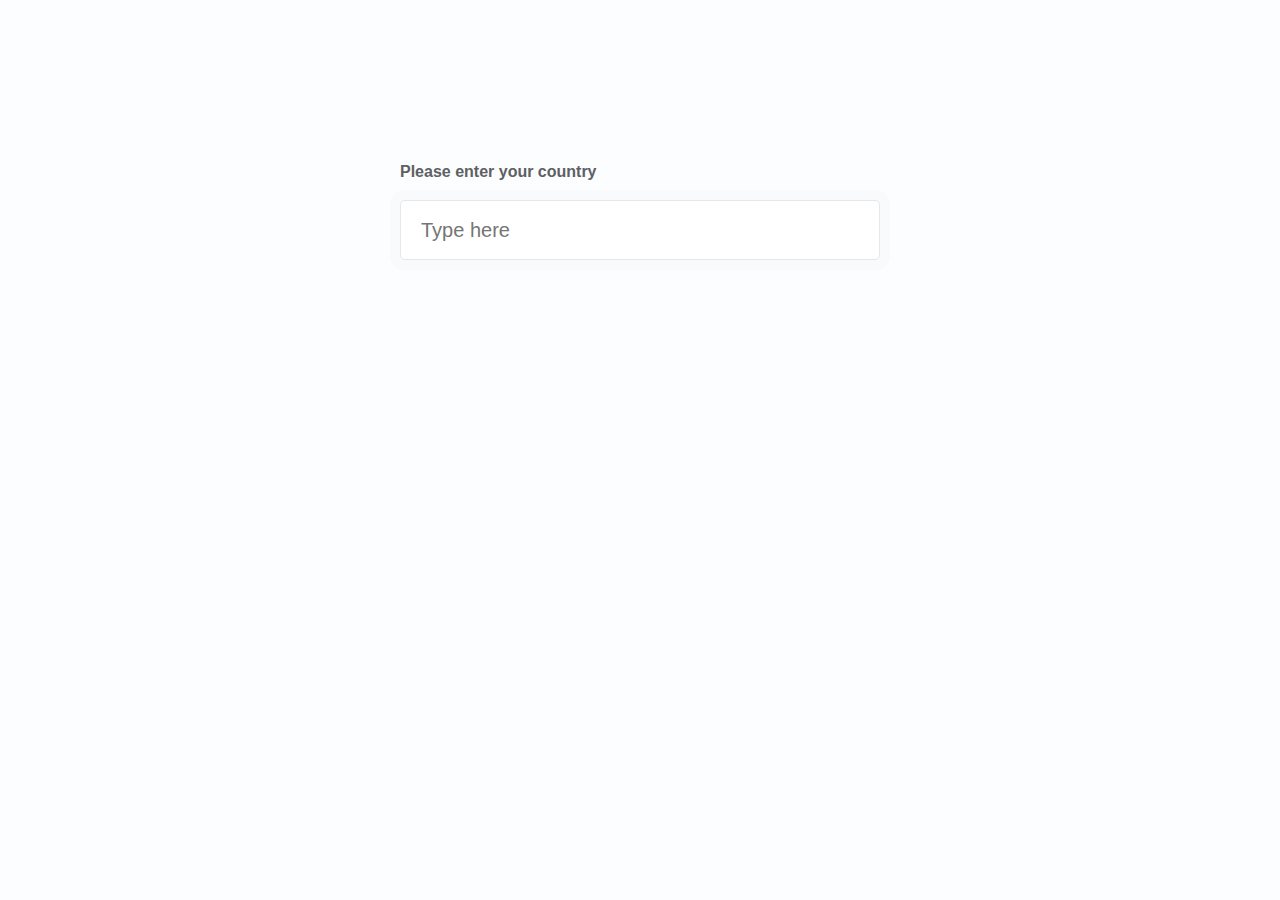
<file: auto complete/index.html>
<!DOCTYPE html>
<html>
    <head>
        <meta charset="utf-8">
        <title>JavaScript for Web Designers - Textbox autocomplete demo</title>

        <link rel="stylesheet" href="style.css">
    </head>
    <body>
        <div class="container">
            <form action="">
                <label for="autocomplete">Please enter your country</label>
                <input type="text" id="country" name="country" placeholder="Type here">
            </form>

            <ul id="autocomplete-results"></ul>
        </div> <!-- end container -->

        <script src="script.js"></script>
    </body>
</html>
</file>
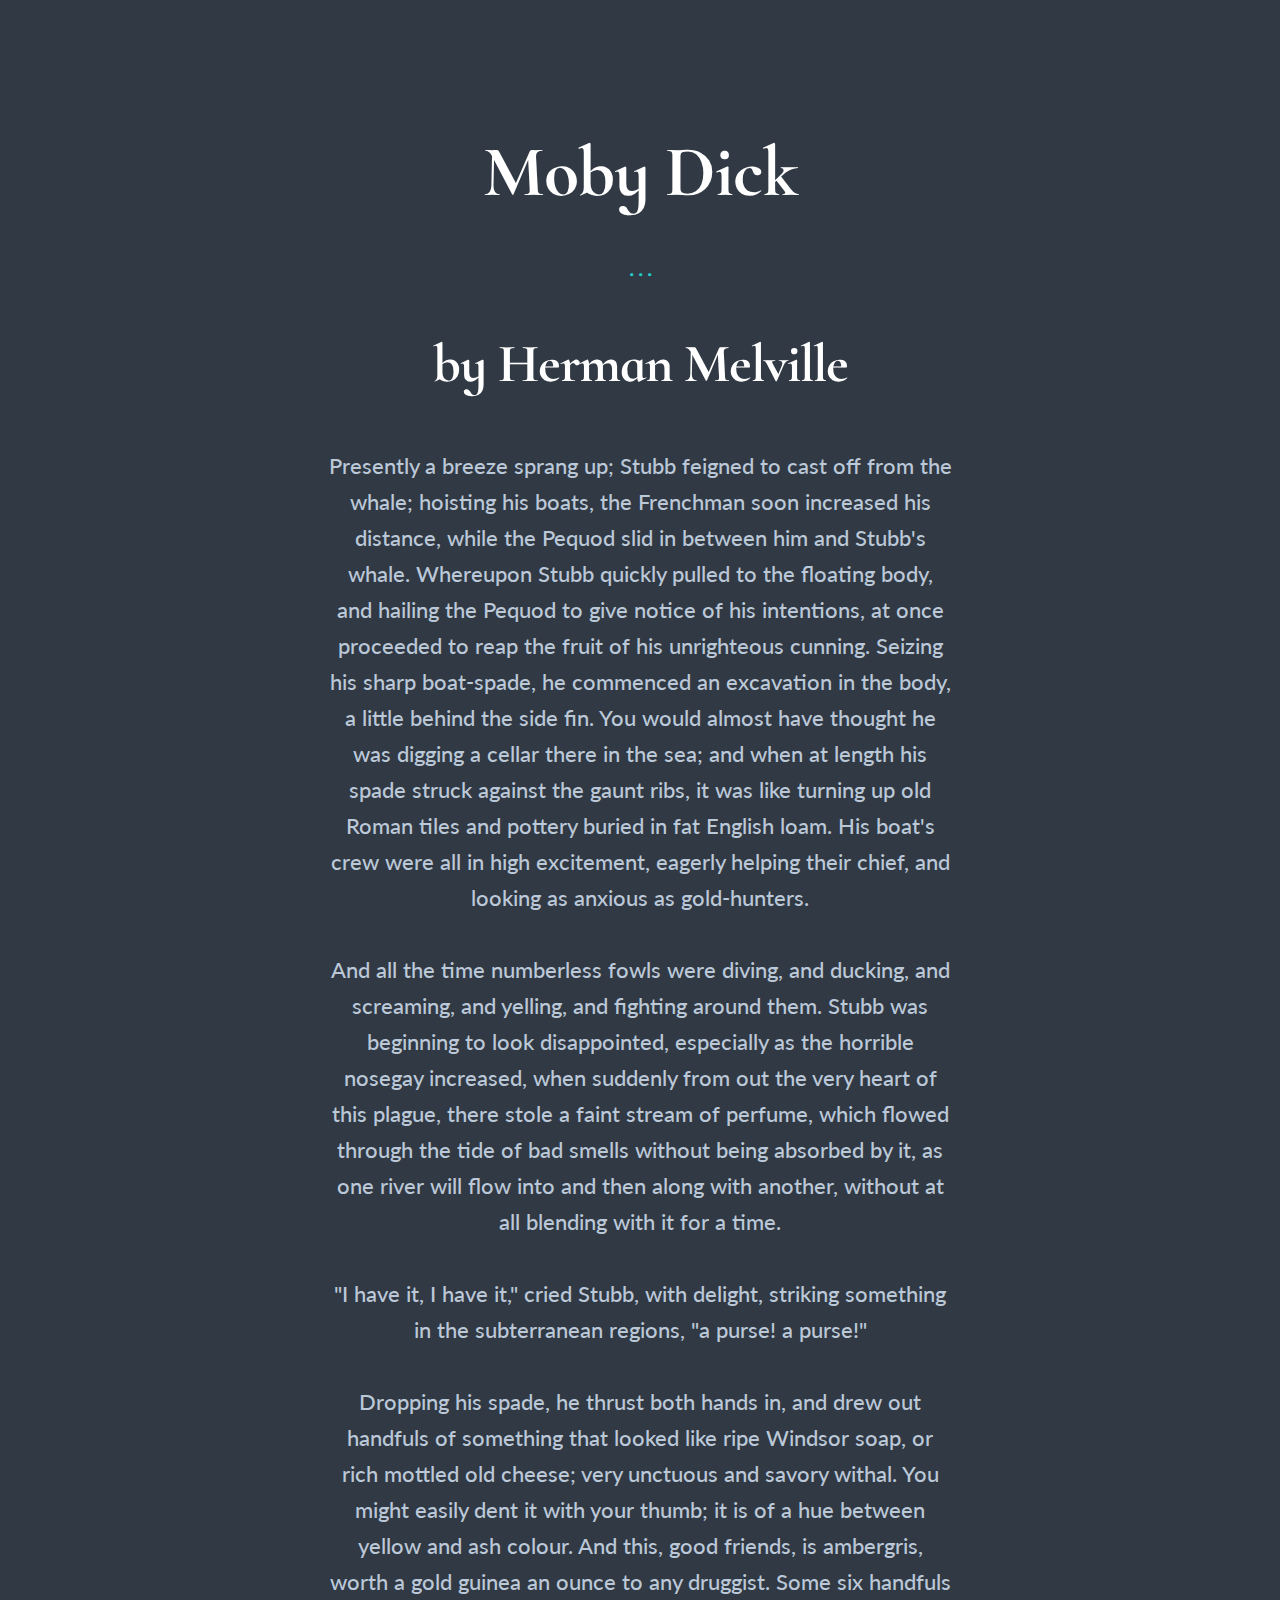
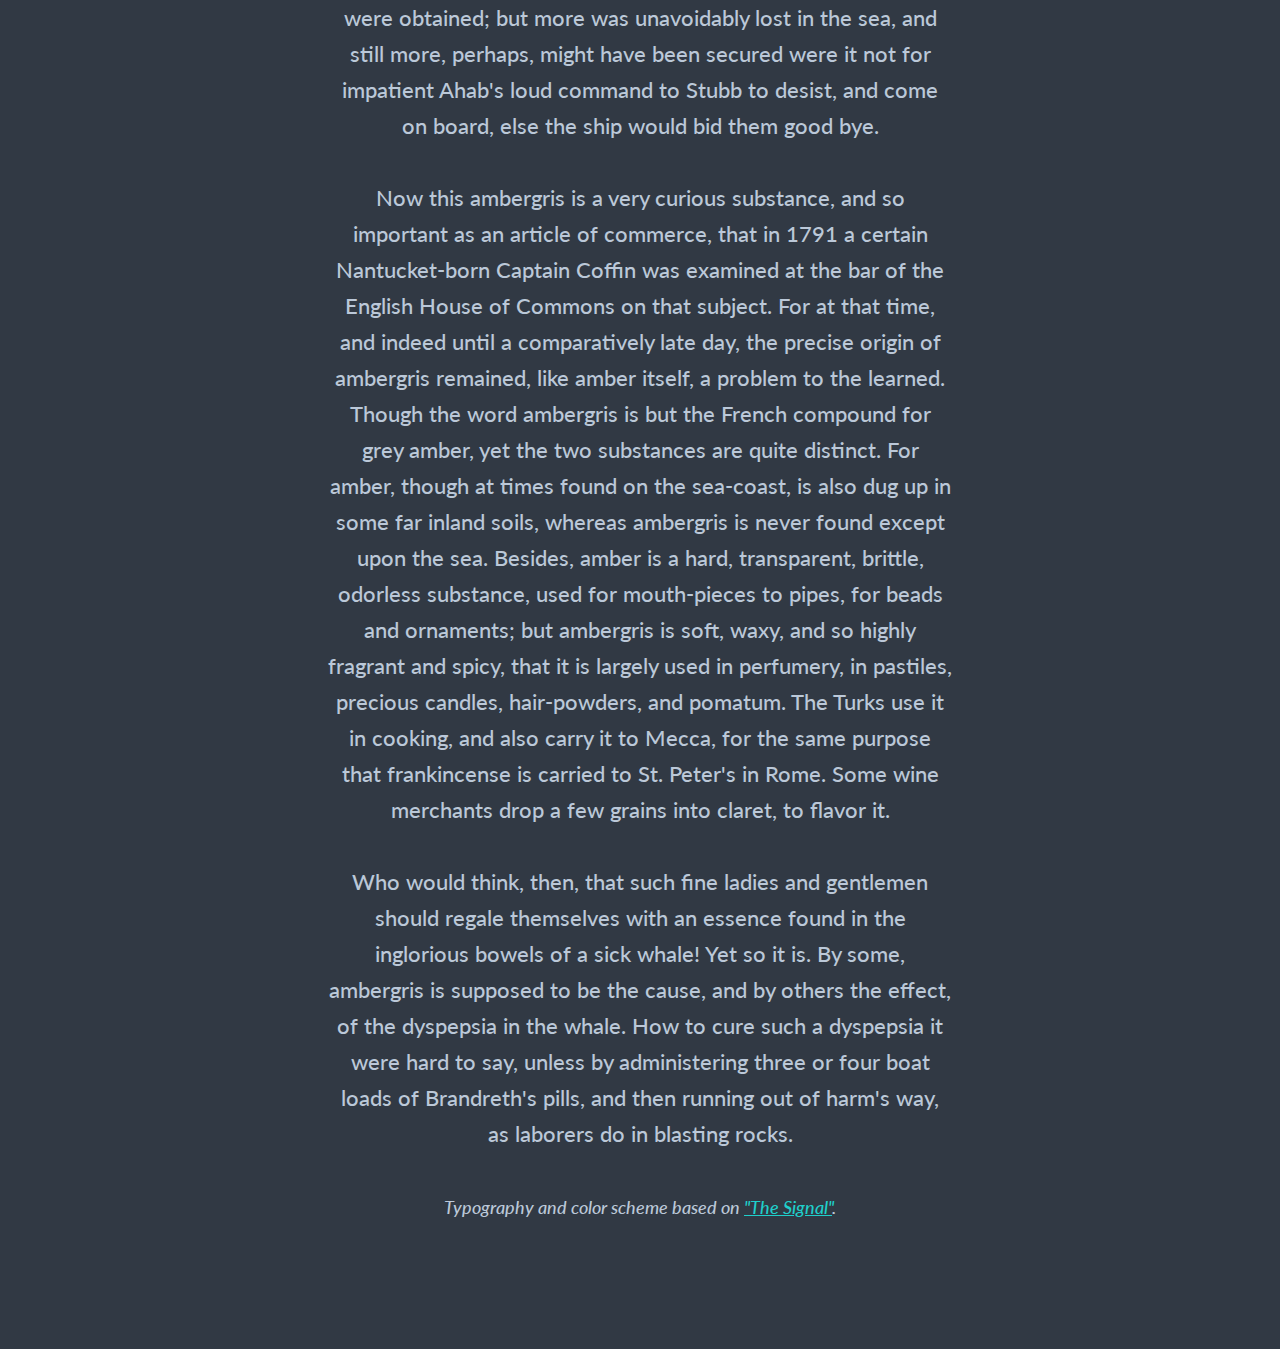
<file: back to top button/index.html>
<!DOCTYPE html>
<html>
    <head>
        <meta charset="utf-8">
        <title>JavaScript for Web Designers - Back to top button demo</title>

        <link rel="stylesheet" href="https://fonts.googleapis.com/css?family=Cormorant+Infant:700,700italic|Lato:400,400italic,700">
        <link rel="stylesheet" href="style.css">
    </head>
    <body>
        <header id="top">
            <h1>Moby Dick</h1>
            <h2>by Herman Melville</h2>
        </header>

        <main>
            <p>Presently a breeze sprang up; Stubb feigned to cast off from the whale; hoisting his boats, the Frenchman soon increased his distance, while the Pequod slid in between him and Stubb's whale. Whereupon Stubb quickly pulled to the floating body, and hailing the Pequod to give notice of his intentions, at once proceeded to reap the fruit of his unrighteous cunning. Seizing his sharp boat-spade, he commenced an excavation in the body, a little behind the side fin. You would almost have thought he was digging a cellar there in the sea; and when at length his spade struck against the gaunt ribs, it was like turning up old Roman tiles and pottery buried in fat English loam. His boat's crew were all in high excitement, eagerly helping their chief, and looking as anxious as gold-hunters.</p>

            <p>And all the time numberless fowls were diving, and ducking, and screaming, and yelling, and fighting around them. Stubb was beginning to look disappointed, especially as the horrible nosegay increased, when suddenly from out the very heart of this plague, there stole a faint stream of perfume, which flowed through the tide of bad smells without being absorbed by it, as one river will flow into and then along with another, without at all blending with it for a time.</p>

            <p>"I have it, I have it," cried Stubb, with delight, striking something in the subterranean regions, "a purse! a purse!"</p>

            <p>Dropping his spade, he thrust both hands in, and drew out handfuls of something that looked like ripe Windsor soap, or rich mottled old cheese; very unctuous and savory withal. You might easily dent it with your thumb; it is of a hue between yellow and ash colour. And this, good friends, is ambergris, worth a gold guinea an ounce to any druggist. Some six handfuls were obtained; but more was unavoidably lost in the sea, and still more, perhaps, might have been secured were it not for impatient Ahab's loud command to Stubb to desist, and come on board, else the ship would bid them good bye.</p>

            <p>Now this ambergris is a very curious substance, and so important as an article of commerce, that in 1791 a certain Nantucket-born Captain Coffin was examined at the bar of the English House of Commons on that subject. For at that time, and indeed until a comparatively late day, the precise origin of ambergris remained, like amber itself, a problem to the learned. Though the word ambergris is but the French compound for grey amber, yet the two substances are quite distinct. For amber, though at times found on the sea-coast, is also dug up in some far inland soils, whereas ambergris is never found except upon the sea. Besides, amber is a hard, transparent, brittle, odorless substance, used for mouth-pieces to pipes, for beads and ornaments; but ambergris is soft, waxy, and so highly fragrant and spicy, that it is largely used in perfumery, in pastiles, precious candles, hair-powders, and pomatum. The Turks use it in cooking, and also carry it to Mecca, for the same purpose that frankincense is carried to St. Peter's in Rome. Some wine merchants drop a few grains into claret, to flavor it.</p>

            <p>Who would think, then, that such fine ladies and gentlemen should regale themselves with an essence found in the inglorious bowels of a sick whale! Yet so it is. By some, ambergris is supposed to be the cause, and by others the effect, of the dyspepsia in the whale. How to cure such a dyspepsia it were hard to say, unless by administering three or four boat loads of Brandreth's pills, and then running out of harm's way, as laborers do in blasting rocks.</p>
        </main>

        <footer>
            <p><small><em>Typography and color scheme based on <a href="http://typespiration.com/design/the-signal/">"The Signal"</a>.</em></small></p>
            <a id="back-to-top" href="#">Top</a>
        </footer>

        <script>
            /*
             * - Define variables
             * - Calculate the document height and set the offset to a quarter of that value
             * - Add the event listeners for scroll and click
             */
            var btt = document.getElementById('back-to-top'),
                body = document.body,
                docElem = document.documentElement,
                offset = 100,
                isChrome = navigator.userAgent.toLowerCase().indexOf('Chrome') > -1,
                scrollPos, docHeight;

            // Calculate the document height
            docHeight = Math.max(body.scrollHeight, body.offsetHeight, docElem.clientHeight, docElem.scrollHeight, docElem.offsetHeight);
            if (docHeight != 'undefined') {
                offset = docHeight / 4;
            }

            // Add scroll event listener
            window.addEventListener('scroll', function(event) {
                scrollPos = body.scrollTop || docElem.scrollTop;

                btt.className = (scrollPos > offset) ? 'visible' : '';
            });

            // Add click event listener
            btt.addEventListener('click', function(event) {
                event.preventDefault();

                if (isChrome) {
                    docElem.scrollTop = 0;
                } else {
                    body.scrollTop = 0;
                }
            });
        </script>
    </body>
</html>
</file>
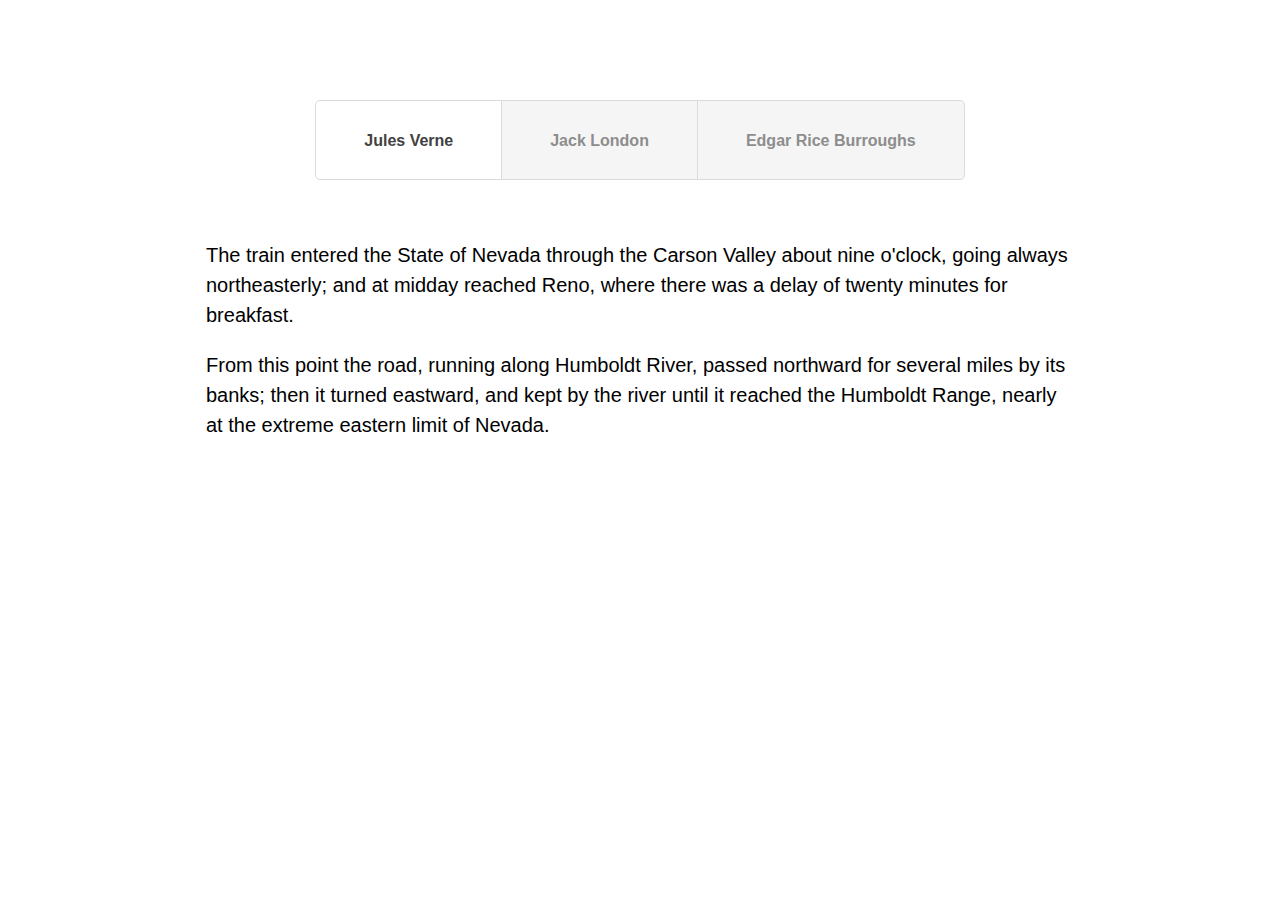
<file: tabs/index.html>
<!DOCTYPE html>
<html>
    <head>
        <meta charset="utf-8">
        <title>JavaScript for Web Designers - Simple tabs demo</title>

        <link rel="stylesheet" href="style.css">
    </head>
    <body>
        <div class="container">
            <ul class="tabs">
                <li><a href="tab-1" class="active">Jules Verne</a></li>
                <li><a href="tab-2">Jack London</a></li>
                <li><a href="tab-3">Edgar Rice Burroughs</a></li>
            </ul>
            <ul class="tab-contents">
                <li id="tab-1" class="visible">
                    <p>The train entered the State of Nevada through the Carson Valley about nine o'clock, going always northeasterly; and at midday reached Reno, where there was a delay of twenty minutes for breakfast.</p>

                    <p>From this point the road, running along Humboldt River, passed northward for several miles by its banks; then it turned eastward, and kept by the river until it reached the Humboldt Range, nearly at the extreme eastern limit of Nevada.</p>
                </li>
                <li id="tab-2">
                    <p>"For one day longer the despatches continued to come from New York.  Then they, too, ceased. The man who had sent them, perched in his lofty  building, had either died of the plague or been consumed in the great  conflagrations he had described as raging around him. And what had  occurred in New York had been duplicated in all the other cities. It was  the same in San Francisco, and Oakland, and Berkeley. By Thursday the  people were dying so rapidly that their corpses could not be handled,  and dead bodies lay everywhere. Thursday night the panic outrush for  the country began. Imagine, my grandsons, people, thicker than the  salmon-run you have seen on the Sacramento river, pouring out of the  cities by millions, madly over the country, in vain attempt to escape  the ubiquitous death. You see, they carried the germs with them. Even  the airships of the rich, fleeing for mountain and desert fastnesses,  carried the germs.</p>

                    <p>"Hundreds of these airships escaped to Hawaii, and not only did they  bring the plague with them, but they found the plague already there  before them. This we learned, by the despatches, until all order in San  Francisco vanished, and there were no operators left at their posts to  receive or send. It was amazing, astounding, this loss of communication  with the world. It was exactly as if the world had ceased, been blotted  out. For sixty years that world has no longer existed for me. I know  there must be such places as New York, Europe, Asia, and Africa; but not  one word has been heard of them&mdash;not in sixty years. With the coming of  the Scarlet Death the world fell apart, absolutely, irretrievably. Ten  thousand years of culture and civilization passed in the twinkling of an  eye, 'lapsed like foam.'</p>
                </li>
                <li id="tab-3">
                    <p>"And what, think you, may have been the fate of the princess, Dejah Thoris?" I asked as casually as possible.</p>

                    <p>"She is dead," he answered.  "This much was learned from a green warrior recently captured by our forces in the south.  She escaped from the hordes of Thark with a strange creature of another world, only to fall into the hands of the Warhoons.  Their thoats were found wandering upon the sea bottom and evidences of a bloody conflict were discovered nearby."</p>
                </li>
            </ul>
        </div> <!-- end container -->

        <script src="script.js"></script>
    </body>
</html>
</file>
<file: auto complete/style.css>
* {
    box-sizing: border-box;
    -webkit-font-smoothing: antialised;
}

body {
    background-color: #fbfdff;
    font: 16px/1.5 Helvetica, Arial, sans-serif;
    color: #5E6063;
}

.container {
    width: 30em;
    margin: 10em auto;
}

label {
    display: block;
    margin-bottom: 1em;
    font-weight: bold;
}

input[type="text"] {
    width: 100%;
    background: #FFFFFF;
    border: none;
    border: 1px solid #E2E8EE;
    box-shadow: 0 0 0 10px rgba(146,151,156,0.03);
    border-radius: 5px;
    height: 60px;
    font-size: 20px;
    outline: none;
    padding-left: 1em;
}

#autocomplete-results {
    opacity: 0;
    color: #8B8D90;
    background: #FFFFFF;
    border: 1px solid #E2E8EE;
    font-size: 20px;
    margin: 10px 0 0 0;
    padding: 0;
}

    #autocomplete-results li {
        list-style: none;
        padding: 1em;
    }

        #autocomplete-results li.highlighted {
            background-color: #E2E8EE;
            color: #5E6063;
        }

#autocomplete-results.visible {
    opacity: 1;
}
</file>
<file: back to top button/style.css>
* {
    box-sizing: border-box;
    -webkit-font-smoothing: antialised;
}

body {
    background-color: #313944;
    padding: 5em 20em;
}

h1 {
	color: #fff;
	font-family: 'Cormorant Infant';
	font-size: 72px;
	font-weight: 700;
	line-height: 72px;
	letter-spacing: -1px;
	margin-bottom: 48px;
	text-align: center;
}

    h1:after {
        color: #1fcfcb;
    	display: block;
    	content: '. . .';
    	font-size: 26px;
    	line-height: 24px;
    	height: 24px;
    	margin: 48px auto;
    }

h2 {
	color: #fff;
	font-family: 'Cormorant Infant';
	font-size: 54px;
	font-weight: 700;
	line-height: 72px;
	letter-spacing: -1px;
	margin-bottom: 48px;
	text-align: center;
}

p {
	color: #bbc8d8;
	font-family: 'Lato';
	font-size: 22px;
	font-weight: 500;
	line-height: 36px;
	margin-bottom: 36px;
	text-align: center;
}

a {
	color: #1fcfcb;
    font-family: 'Lato';
}

    a:hover {
    	color: #fff;
    }

#back-to-top {
    position: fixed;
    bottom: 3em;
    right: 3em;
    background-color: rgba(255, 255, 255, .9);
    color: #313943;
    border: none;
    border-radius: 5px;
    padding: 1em;
    text-transform: uppercase;
    cursor: pointer;
    font-weight: 700;
    box-shadow: 0 0 2em 0 rgba(0, 0, 0, .25);
    transition: all .3s ease-in-out;
    display: inline-block;
    opacity: 0;
    text-decoration: none;
    font-size: .75em;
}

    #back-to-top:hover {
        background-color: #fff;
        padding: 1em 3em;
    }

#back-to-top.visible {
    opacity: 1;
}
</file>
<file: tabs/style.css>
* {
    box-sizing: border-box;
    -webkit-font-smoothing: antialised;
}

body {
    margin-top: 5em;
    font: 300 20px/1.5 "Helvetica", Arial, sans-serif;
}

.container {
    width: 75%;
    margin: 0 auto;
}

/* Tab styles */
.tabs,
.tab-contents {
    list-style: none;
    margin: 0;
    padding: 0;
}

.tabs {
    text-align: center;
    font-size: 0;
}

    .tabs li {
        display: inline;
    }

        .tabs li a {
            font-weight: 700;
            font-size: 16px;
            text-decoration: none;
            color: #8D8D8D;
            border: 1px solid #DCDADA;
            background-color: #F5F5F5;
            height: 5em;
            line-height: 5em;
            display: inline-block;
            padding: 0 3em;
            transition: all .3s ease;
        }

        .tabs li a.active {
            background-color: #FFFFFF;
            color: #424242;
            cursor: default;
        }

        .tabs li a:hover:not(.active) {
            background-color: rgba(245, 245, 245, .25);
            color: #424242;
        }


        .tabs li:first-child a {
            border-radius: 5px 0 0 5px;
        }

        .tabs li:last-child a {
            border-radius: 0 5px 5px 0;
        }

        .tabs li:not(:first-child) {
            margin-left: -1px;
        }

.tab-contents {
    width: 100%;
    position: relative;
}

    .tab-contents li {
        padding: 2em;
        position: absolute;
        top: 0;
        left: 0;
        opacity: 0;
        transition: opacity .3s ease;
        pointer-events: none;
    }

    .tab-contents li.visible {
        opacity: 1;
        pointer-events: auto;
    }
</file>
